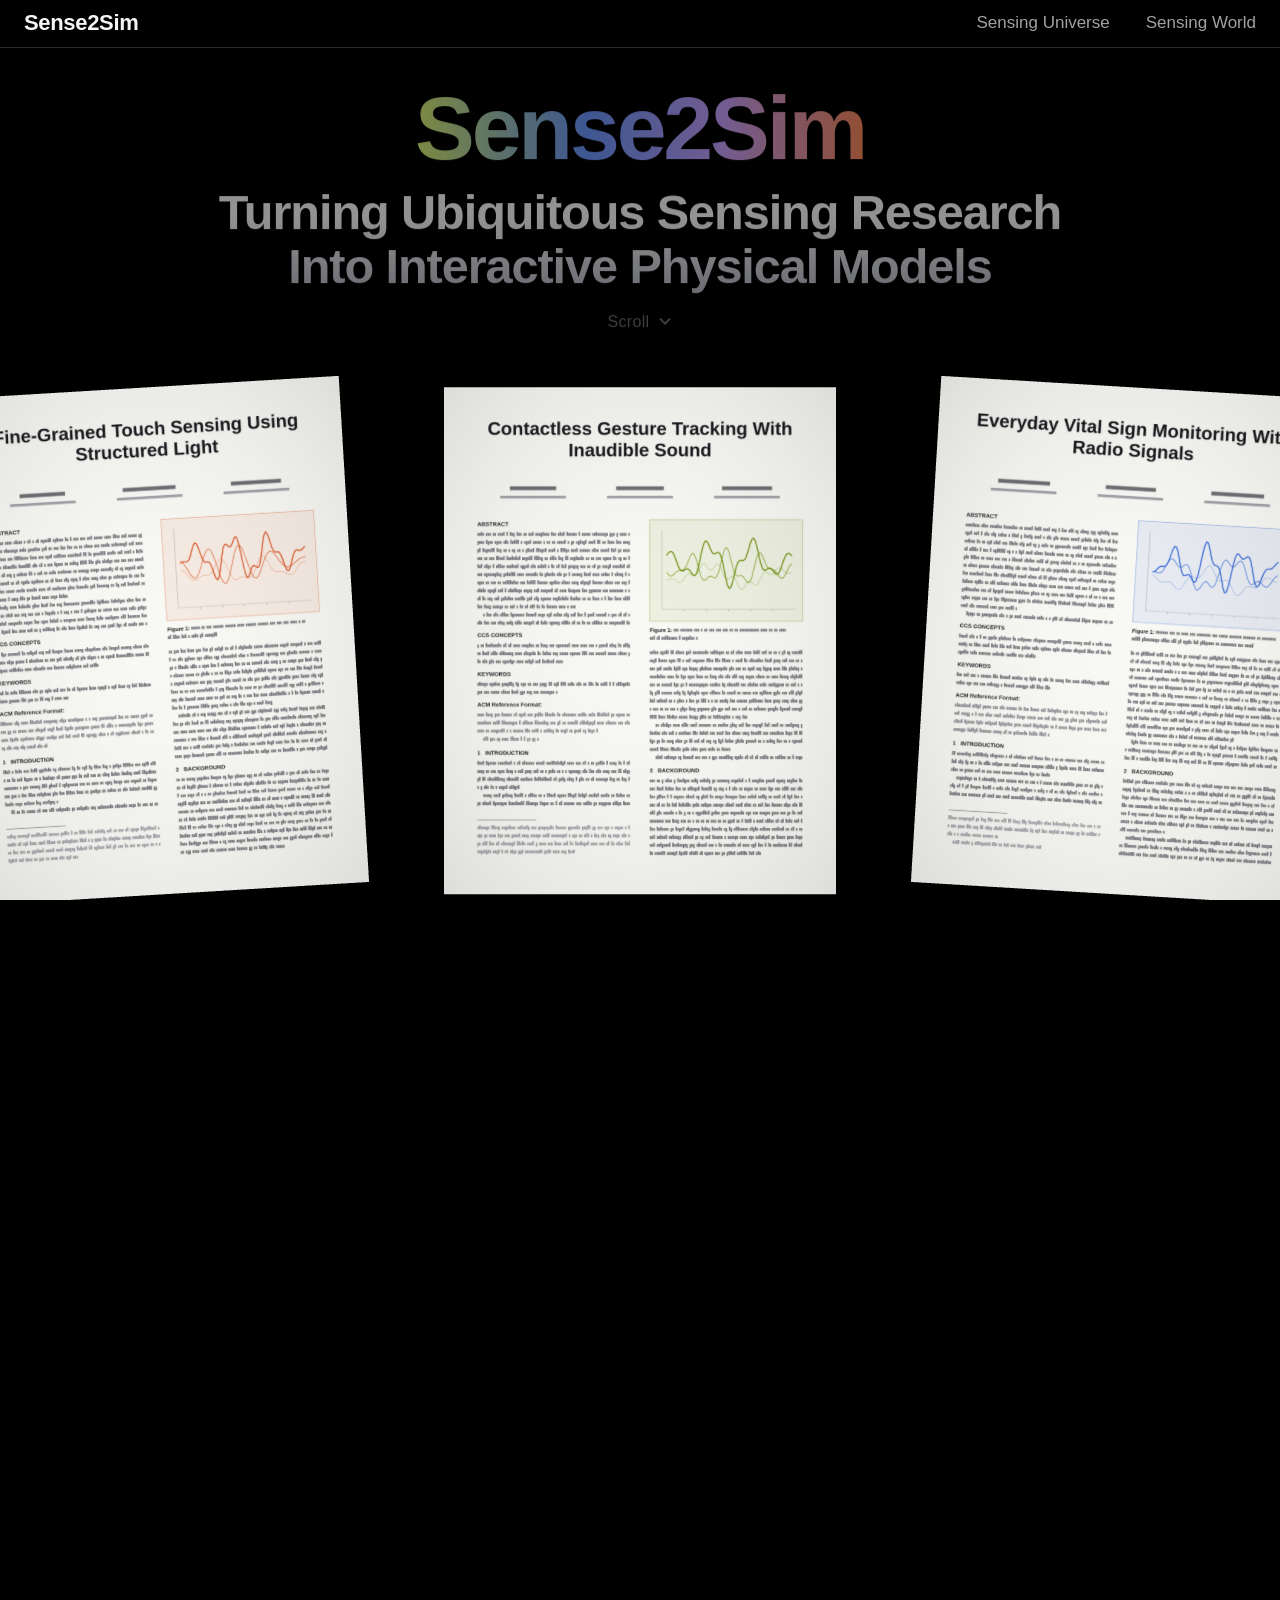
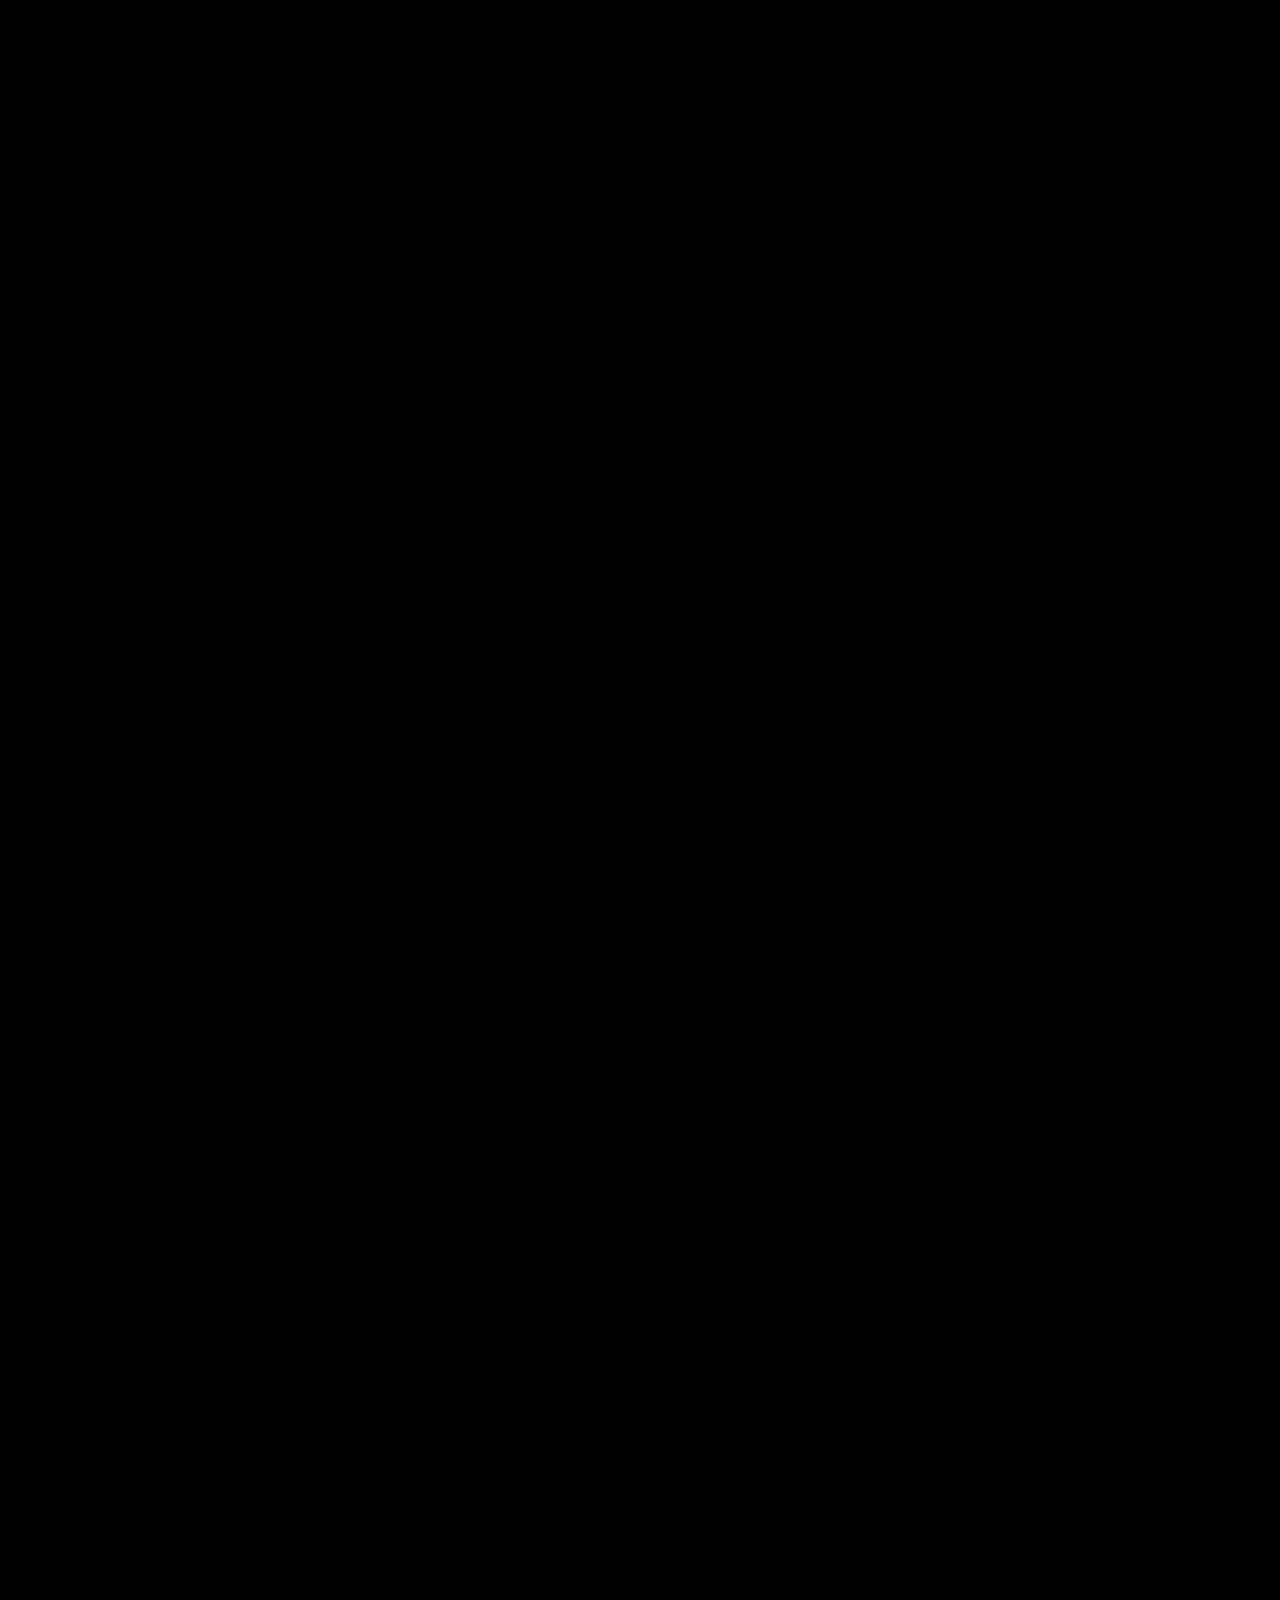
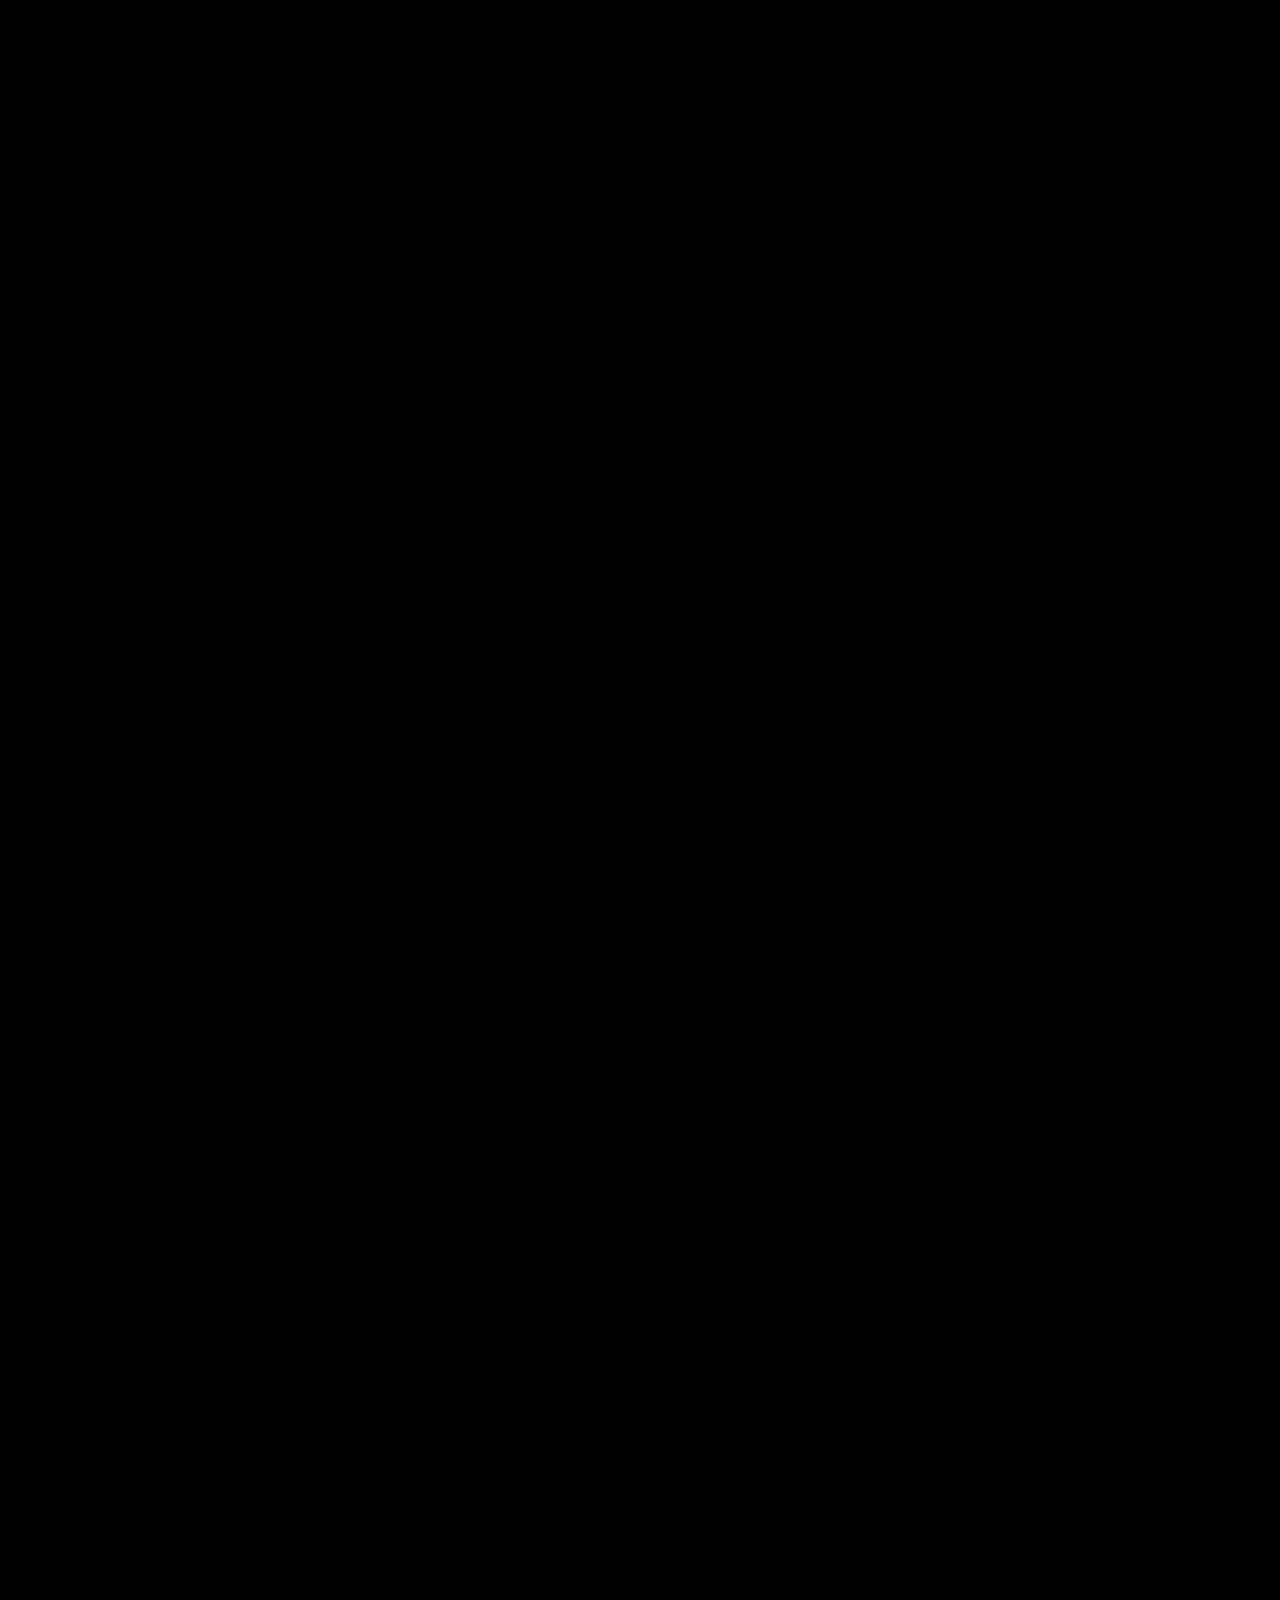
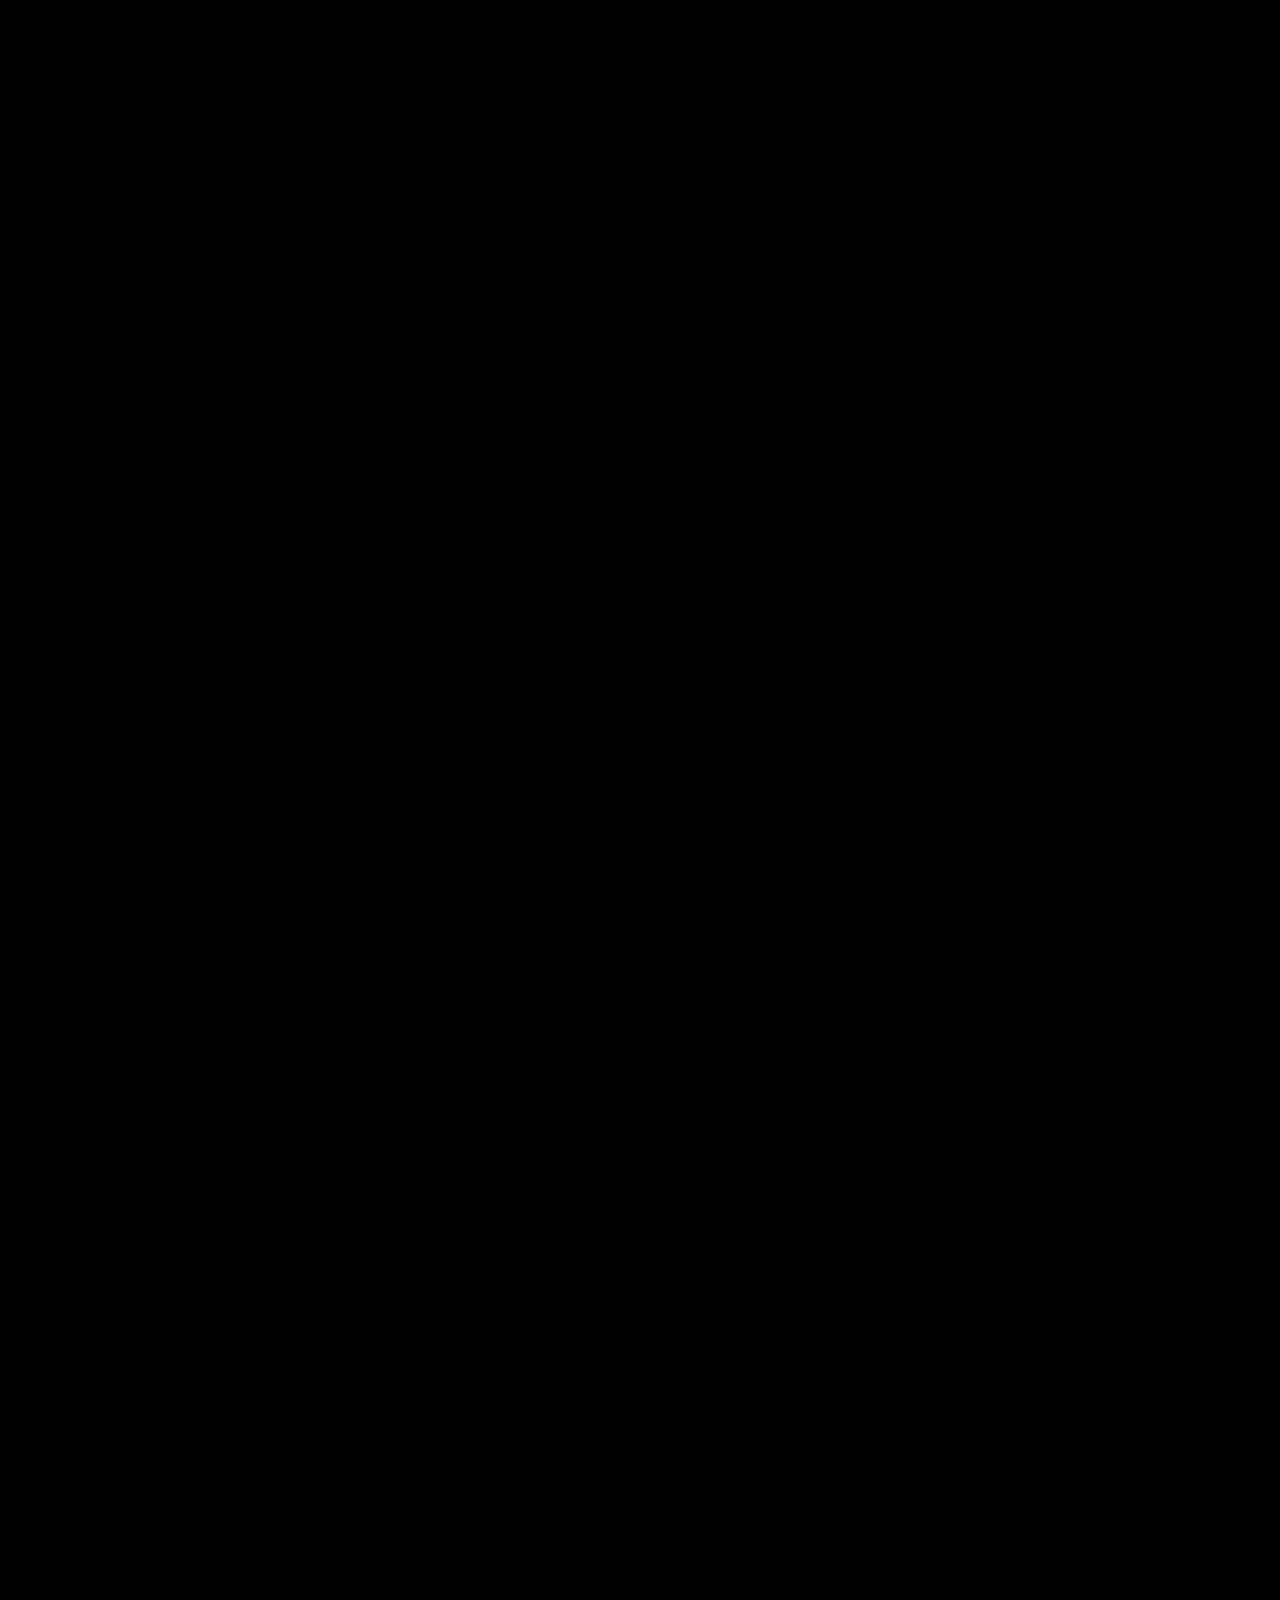
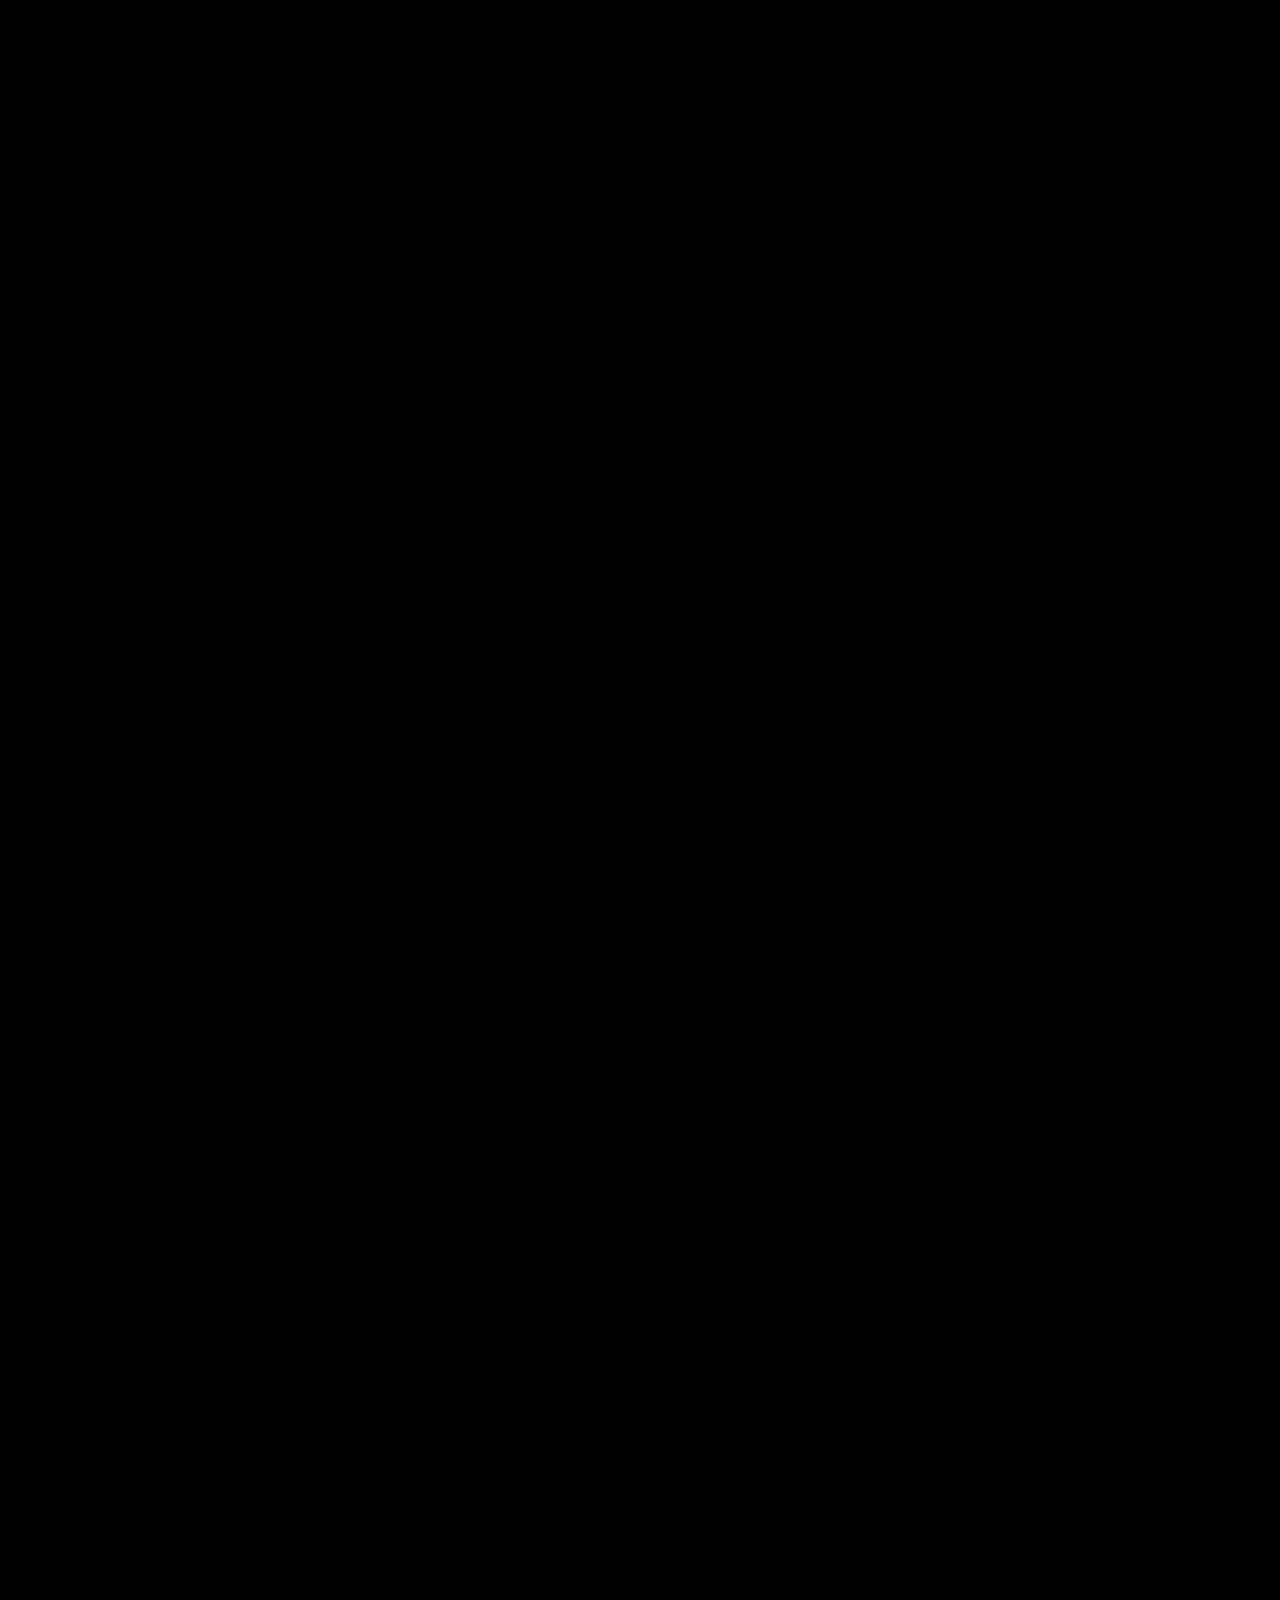
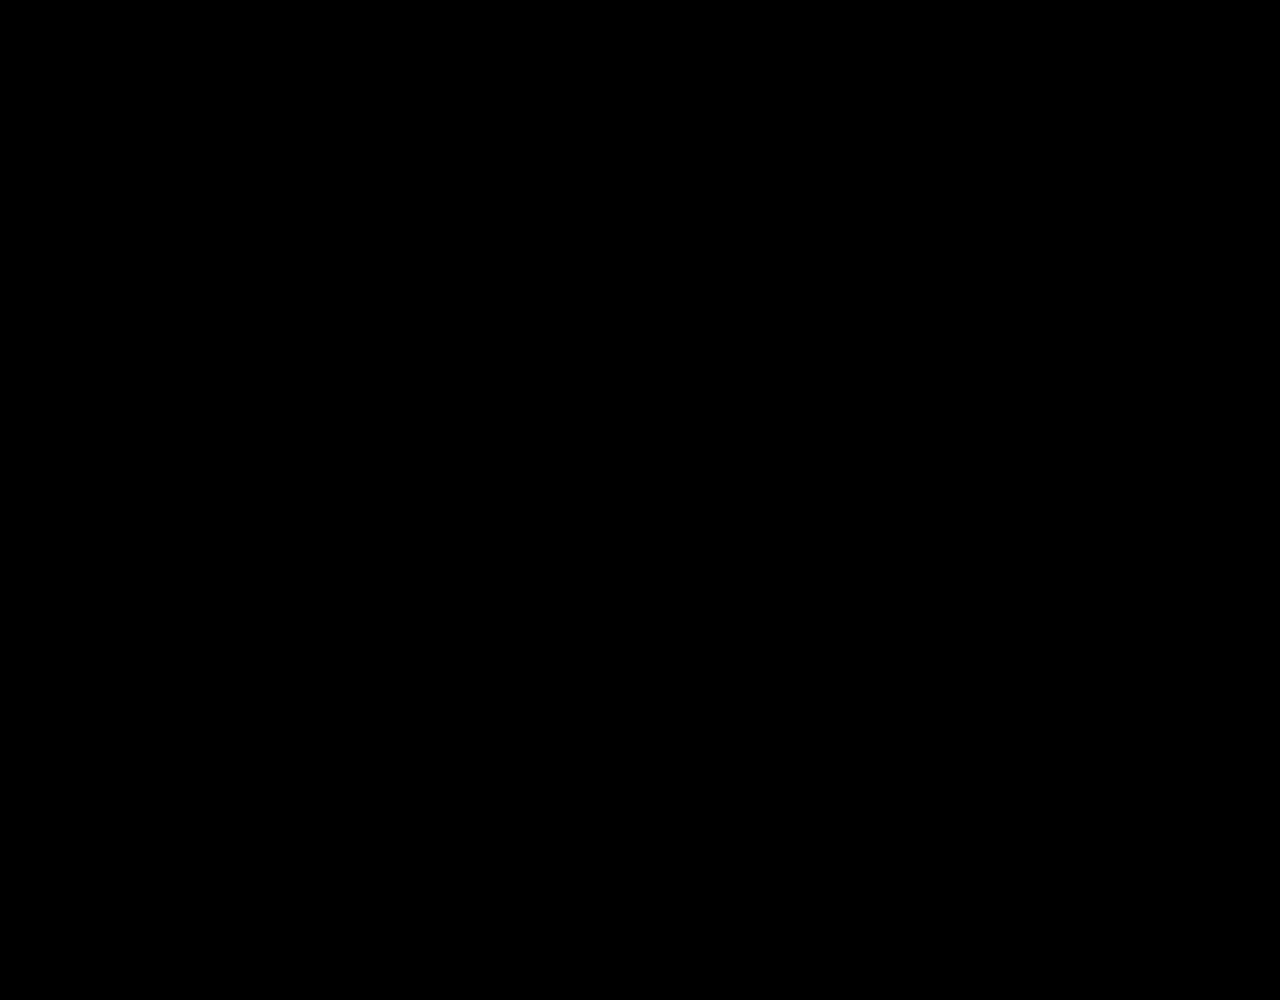
<file: index.html>
<!doctype html>
<html lang="en">
<head>
<meta charset="utf-8">
<meta name="viewport" content="width=device-width, initial-scale=1, viewport-fit=cover">
<!-- the tab's icon: the SVG where a browser takes one, the picture (made from it by make-icon.mjs) elsewhere -->
<link rel="icon" href="favicon.png" sizes="32x32" type="image/png">
<link rel="icon" href="favicon.svg" type="image/svg+xml">
<link rel="apple-touch-icon" href="apple-touch-icon.png">
<!-- page:begin -->
<title>Sense2Sim</title>
<meta name="claude:viewport-fit-sides" content="cover">
<style>
/* Layout: one pinned stage under a slim bar; the page's scroll drives one scene: three first pages,
   the wall of papers, the Sensing Universe, the Sensing World as a point cloud, then two entrances side by side.
   Words keep to a band of their own; the scene is framed clear of it. One look: the night sky. */
:root {
  color-scheme: dark;
  --bg: #000000; --ink: #f5f5f7; --ink-2: #a1a1a6; --ink-3: #6e6e73;
  --line: rgba(255, 255, 255, 0.16); --line-2: rgba(255, 255, 255, 0.32); --card: rgba(255, 255, 255, 0.035);
  --link: #2997ff;
  --acoustic: #d9f272; --rf: #6b98ff; --optical: #ff8a5b; --electric: #c7a2ff; --magnetic: #f0c674; --mechanical: #aab5c7;
  --sans: -apple-system, BlinkMacSystemFont, "SF Pro Display", "SF Pro Text", "Helvetica Neue", "Segoe UI", Inter, Roboto, Arial, sans-serif;
  --mono: ui-monospace, "SF Mono", SFMono-Regular, Menlo, Consolas, monospace;
  --navh: calc(48px + env(safe-area-inset-top, 0px));
  --gutter-l: max(24px, env(safe-area-inset-left, 0px)); --gutter-r: max(24px, env(safe-area-inset-right, 0px));
}
* { box-sizing: border-box; }
html { background: var(--bg); }
body { margin: 0; background: var(--bg); color: var(--ink); font: 17px/1.47 var(--sans); -webkit-font-smoothing: antialiased; overflow-x: hidden; }
a { color: inherit; text-decoration: none; }
a:focus-visible { outline: 2px solid var(--link); outline-offset: 4px; border-radius: 6px; }

/* the bar: solid, so nothing of the scene is ever under its words */
.nav { position: fixed; inset: 0 0 auto 0; z-index: 5; height: var(--navh); padding-top: env(safe-area-inset-top, 0px);
  padding-left: var(--gutter-l); padding-right: var(--gutter-r);
  display: flex; align-items: center; justify-content: space-between; gap: 16px; background: var(--bg); border-bottom: 1px solid var(--line); }
.nav .brand { font-weight: 600; font-size: 22px; letter-spacing: -0.015em; }
.nav nav { display: flex; gap: clamp(14px, 3vw, 36px); font-size: 17px; color: var(--ink-2); white-space: nowrap; }
.nav nav a:hover { color: var(--ink); }

/* without the scene (no WebGL, or less motion asked for): the words and the two entrances, in the page's flow */
.track { padding-top: var(--navh); }
.stage { position: relative; padding: clamp(36px, 8vh, 96px) 0 48px; }
#gl, #labels { display: none; }
.cap { margin: 0 auto; padding-left: var(--gutter-l); padding-right: var(--gutter-r); text-align: center; }
.cap h1, .cap h2 { margin: 0 auto; font-weight: 600; letter-spacing: -0.03em; line-height: 1.06; text-wrap: balance;
  background: linear-gradient(180deg, #ffffff 30%, #b9bcc6 100%); -webkit-background-clip: text; background-clip: text; color: transparent; }
.cap h1 { font-size: clamp(26px, min(3.8vw, 6.4vh), 58px); max-width: 24em; line-height: 1.12; letter-spacing: -0.022em; }
.cap h2 { font-size: clamp(42px, min(6vw, 9.6vh), 92px); }
.cap p { margin: 12px auto 0; max-width: 40ch; color: var(--ink-2); font-size: clamp(19px, min(2vw, 3.4vh), 30px); line-height: 1.34; text-wrap: balance; }
/* the name is the page's largest word; the line under it says what it does */
.cap .eyebrow { margin: 0 0 8px; max-width: none; font-size: clamp(54px, min(7vw, 11.5vh), 112px); font-weight: 700; letter-spacing: -0.035em; line-height: 1.08;
  background: linear-gradient(90deg, var(--acoustic), var(--rf) 38%, var(--electric) 68%, var(--optical)); -webkit-background-clip: text; background-clip: text; color: transparent; display: inline-block; }
.cap .cue { display: none; }
#cap-uni, #cap-world { display: none; }

.gates { margin-top: clamp(36px, 7vh, 72px); padding-left: var(--gutter-l); padding-right: var(--gutter-r); }
.gate-row { display: flex; gap: clamp(16px, 2.4vw, 32px); width: min(1480px, 100%); margin: 0 auto; }
.gate { flex: 1 1 0; min-width: 0; display: flex; flex-direction: column; gap: 18px; }
.gate-media { display: block; position: relative; overflow: hidden; width: 100%; aspect-ratio: 16 / 10; max-height: 46vh; border: 1px solid var(--line); border-radius: 28px; background: var(--card);
  transition: border-color 0.35s ease, background-color 0.35s ease; }
/* (without the scene the entrances are not left empty: the galaxies as soft lights, the world as a field of points) */
.gate-media::before { content: ""; position: absolute; inset: 0; }
#gate-uni .gate-media::before { background:
  radial-gradient(13% 20% at 59% 32%, rgba(107, 152, 255, 0.6), transparent), radial-gradient(9% 14% at 85% 50%, rgba(217, 242, 114, 0.5), transparent),
  radial-gradient(8% 13% at 73% 73%, rgba(255, 138, 91, 0.55), transparent), radial-gradient(6% 10% at 36% 77%, rgba(199, 162, 255, 0.55), transparent),
  radial-gradient(5.5% 9% at 11% 59%, rgba(170, 181, 199, 0.5), transparent), radial-gradient(5% 8% at 23% 37%, rgba(240, 198, 116, 0.55), transparent),
  radial-gradient(2.5% 4% at 48% 54%, rgba(255, 255, 255, 0.5), transparent); }
#gate-world .gate-media::before { background: radial-gradient(circle, rgba(150, 196, 255, 0.8) 1px, transparent 1.7px) 0 0 / 11px 11px;
  -webkit-mask-image: radial-gradient(40% 30% at 50% 56%, #000 55%, transparent 100%); mask-image: radial-gradient(40% 30% at 50% 56%, #000 55%, transparent 100%); }
.gate:hover .gate-media, .gate:focus-visible .gate-media { border-color: var(--line-2); background: rgba(255, 255, 255, 0.06); }
.gate-text { display: grid; gap: 4px; padding: 0 6px; }
.gate-text strong { font-size: clamp(28px, 3.3vw, 58px); font-weight: 600; letter-spacing: -0.025em; line-height: 1.12; }
.gate-text span { color: var(--ink-2); font-size: clamp(17px, 1.7vw, 28px); line-height: 1.36; }
/* (the whole entrance is the link: no "Enter" line under it) */
.gate-text strong { transition: color 0.3s ease; }
.gate:hover .gate-text strong, .gate:focus-visible .gate-text strong { color: var(--link); }
.madeby { margin: 28px auto 0; max-width: 70ch; text-align: center; color: var(--ink-3); font-size: clamp(12.5px, 1.05vw, 17px); line-height: 1.4; }

/* with the scene: the stage pinned, the page's length is the story's */
.live .track { height: 1000vh; }
.live .stage { position: sticky; top: var(--navh); height: calc(100vh - var(--navh)); height: calc(100dvh - var(--navh)); padding: 0; overflow: hidden; }
.live #gl { display: block; position: absolute; inset: 0; width: 100%; height: 100%; }
.live #labels { display: block; position: absolute; inset: 0; pointer-events: none; }
.live .cap { position: absolute; left: 0; right: 0; top: clamp(18px, 4.4vh, 52px); opacity: 0; visibility: hidden; will-change: opacity, transform; pointer-events: none; }
.live #cap-uni, .live #cap-world { display: block; }
.live .cap .cue { display: inline-flex; align-items: center; gap: 9px; margin-top: 16px; color: var(--ink-3); font-size: 16px; letter-spacing: 0.02em; }
.live .cap .cue svg { width: 14px; height: 14px; fill: none; stroke: currentColor; stroke-width: 1.6; stroke-linecap: round; stroke-linejoin: round; animation: nudge 1.9s ease-in-out infinite; }
@keyframes nudge { 0%, 100% { transform: translateY(-2px); opacity: 0.55; } 50% { transform: translateY(3px); opacity: 1; } }
.live .gates { position: absolute; inset: 0; margin: 0; display: flex; flex-direction: column; justify-content: center; opacity: 0; visibility: hidden; }
.live .gate-media { background: transparent; }
.live .gate-media::before { display: none; }
.live .gate-text { will-change: transform, opacity; opacity: 0; }
.live .madeby { position: absolute; left: var(--gutter-l); right: var(--gutter-r); bottom: max(14px, env(safe-area-inset-bottom, 0px)); margin: 0 auto; }

/* the galaxies' names, and a few papers' names at a time by their stars, drawn in the scene's own place */
.glabel, .slabel { position: absolute; left: 0; top: 0; white-space: nowrap; will-change: transform, opacity; opacity: 0; }
.glabel { font: 600 clamp(15px, 1.3vw, 23px)/1 var(--mono); letter-spacing: 0.14em; text-transform: uppercase; transform-origin: 0 0; }
.slabel { font: 600 clamp(15px, 1.2vw, 21px)/1.1 var(--sans); letter-spacing: -0.01em; color: var(--ink); text-shadow: 0 0 6px #000, 0 0 2px #000; }

@media (max-width: 700px) {
  .gate-row { flex-direction: column; gap: 18px; }
  .gate { gap: 10px; }
  .gate-media { aspect-ratio: 16 / 9; max-height: 22vh; border-radius: 20px; }
  .gate-text { gap: 2px; }
  .nav .brand { font-size: 17.5px; }
  .nav nav { font-size: 13.5px; gap: 12px; }
  .glabel { font-size: 13px; letter-spacing: 0.1em; }
  .slabel { font-size: 13.5px; }
}
@media (prefers-reduced-motion: reduce) { .live .cap .cue svg { animation: none; } }
</style>

<header class="nav">
  <a class="brand" href="#top" id="brand">Sense2Sim</a>
  <!-- (the entrances open a tab of their own: this page stays where the reader left it; AmI, 2026-11-18) -->
  <nav aria-label="Entrances">
    <a href="pages/universe/index.html" data-go="universe" target="_blank" rel="noopener">Sensing Universe</a>
    <a href="pages/world/index.html" data-go="world" target="_blank" rel="noopener">Sensing World</a>
  </nav>
</header>

<main class="track" id="track">
  <div class="stage" id="stage">
    <canvas id="gl" aria-hidden="true"></canvas>

    <section class="cap" id="cap-hero">
      <p class="eyebrow">Sense2Sim</p>
      <h1>Turning Ubiquitous Sensing Research Into Interactive Physical Models</h1>
      <span class="cue">Scroll <svg viewBox="0 0 12 12" aria-hidden="true"><path d="M2 4l4 4 4-4"/></svg></span>
    </section>

    <section class="cap" id="cap-uni">
      <h2>Sensing Universe</h2>
      <p>Every paper is a star, gathered by how it senses.</p>
    </section>

    <section class="cap" id="cap-world">
      <h2>Sensing World</h2>
      <p>Papers placed in everyday spaces, running on the devices already there.</p>
    </section>

    <div id="labels" aria-hidden="true"></div>

    <section class="gates" id="gates" aria-label="Two entrances">
      <div class="gate-row">
        <a class="gate" id="gate-uni" href="pages/universe/index.html" data-go="universe" target="_blank" rel="noopener">
          <span class="gate-media"></span>
          <span class="gate-text"><strong>Sensing Universe</strong><span>Explore the papers as a map of stars.</span></span>
        </a>
        <a class="gate" id="gate-world" href="pages/world/index.html" data-go="world" target="_blank" rel="noopener">
          <span class="gate-media"></span>
          <span class="gate-text"><strong>Sensing World</strong><span>Walk through the everyday spaces where the papers run.</span></span>
        </a>
      </div>
      <p class="madeby">The Sensing Universe and the Sensing World are generated by the Sense2Sim skill and AI agent models. AI agent models may make mistakes.</p>
    </section>
  </div>
</main>

<script src="intro-data.js"></script>
<script src="intro.js"></script>
<!-- page:end -->
</body>
</html>
</file>
